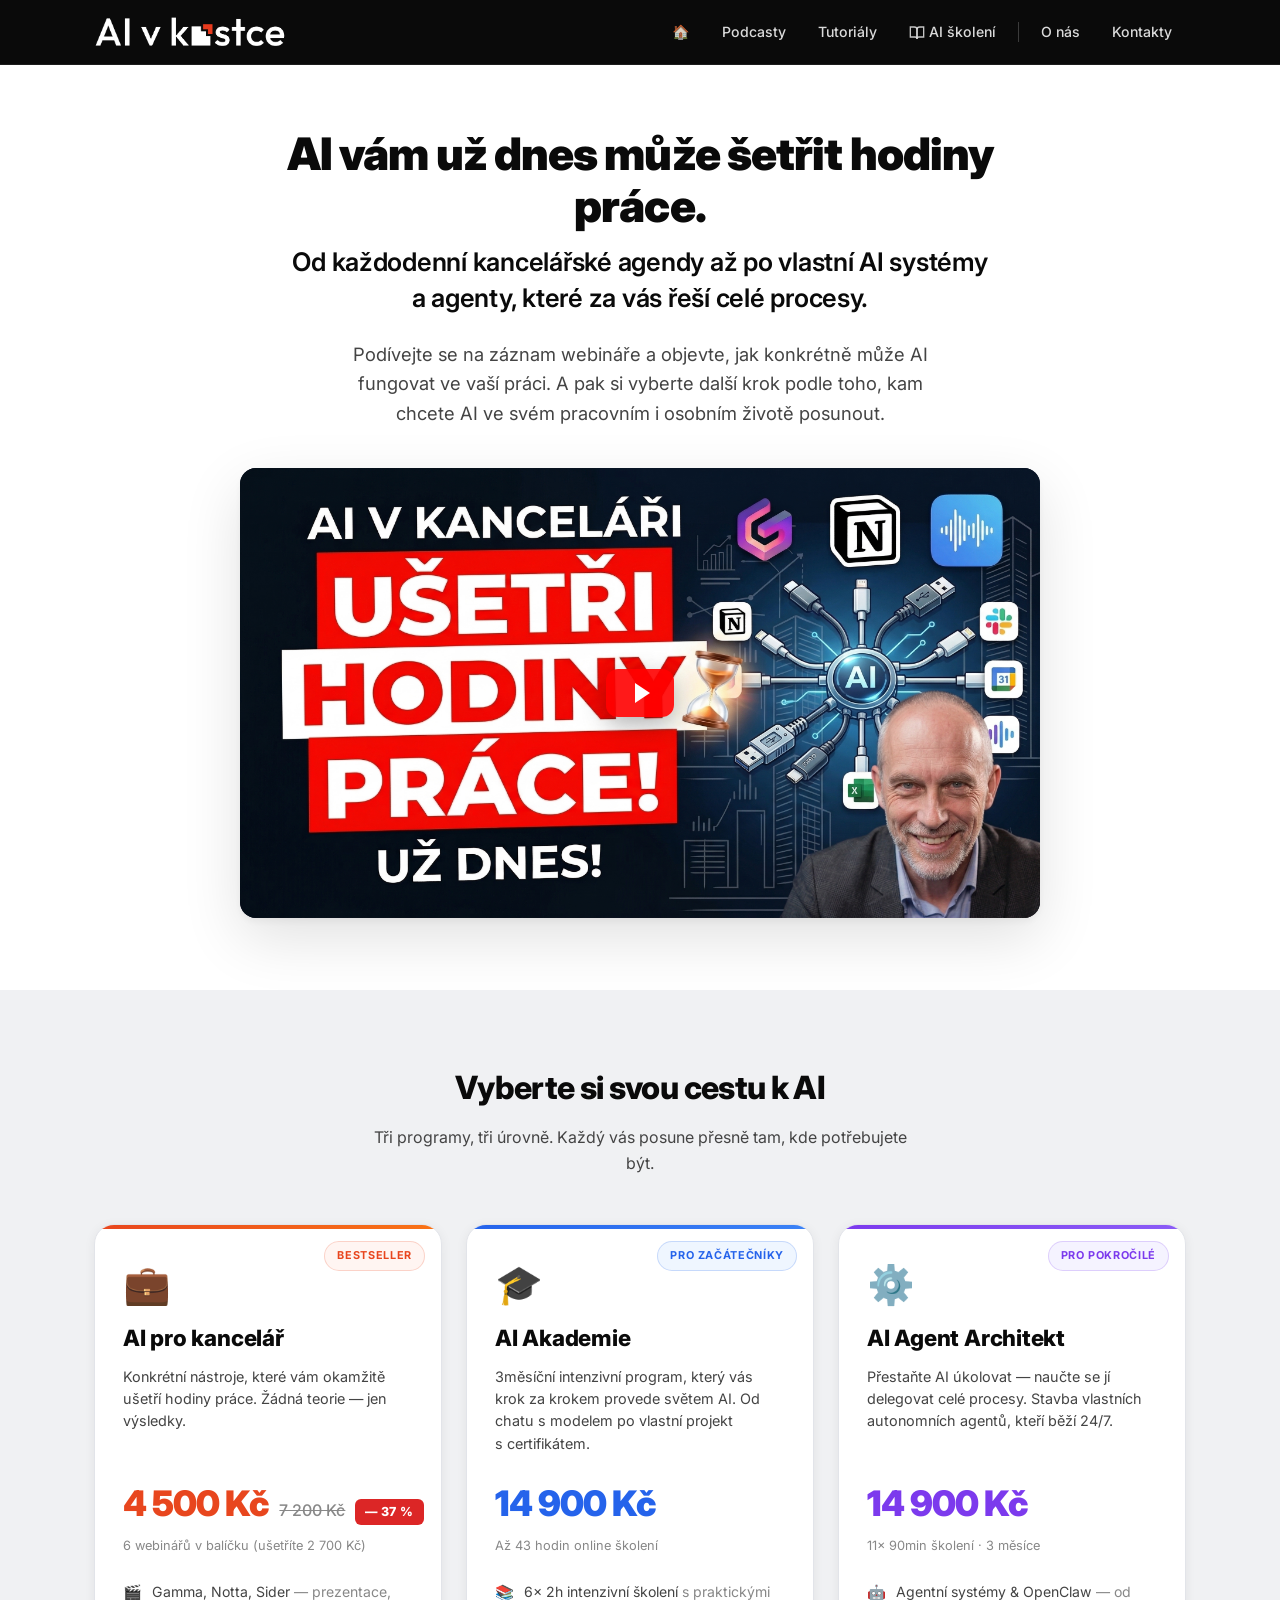
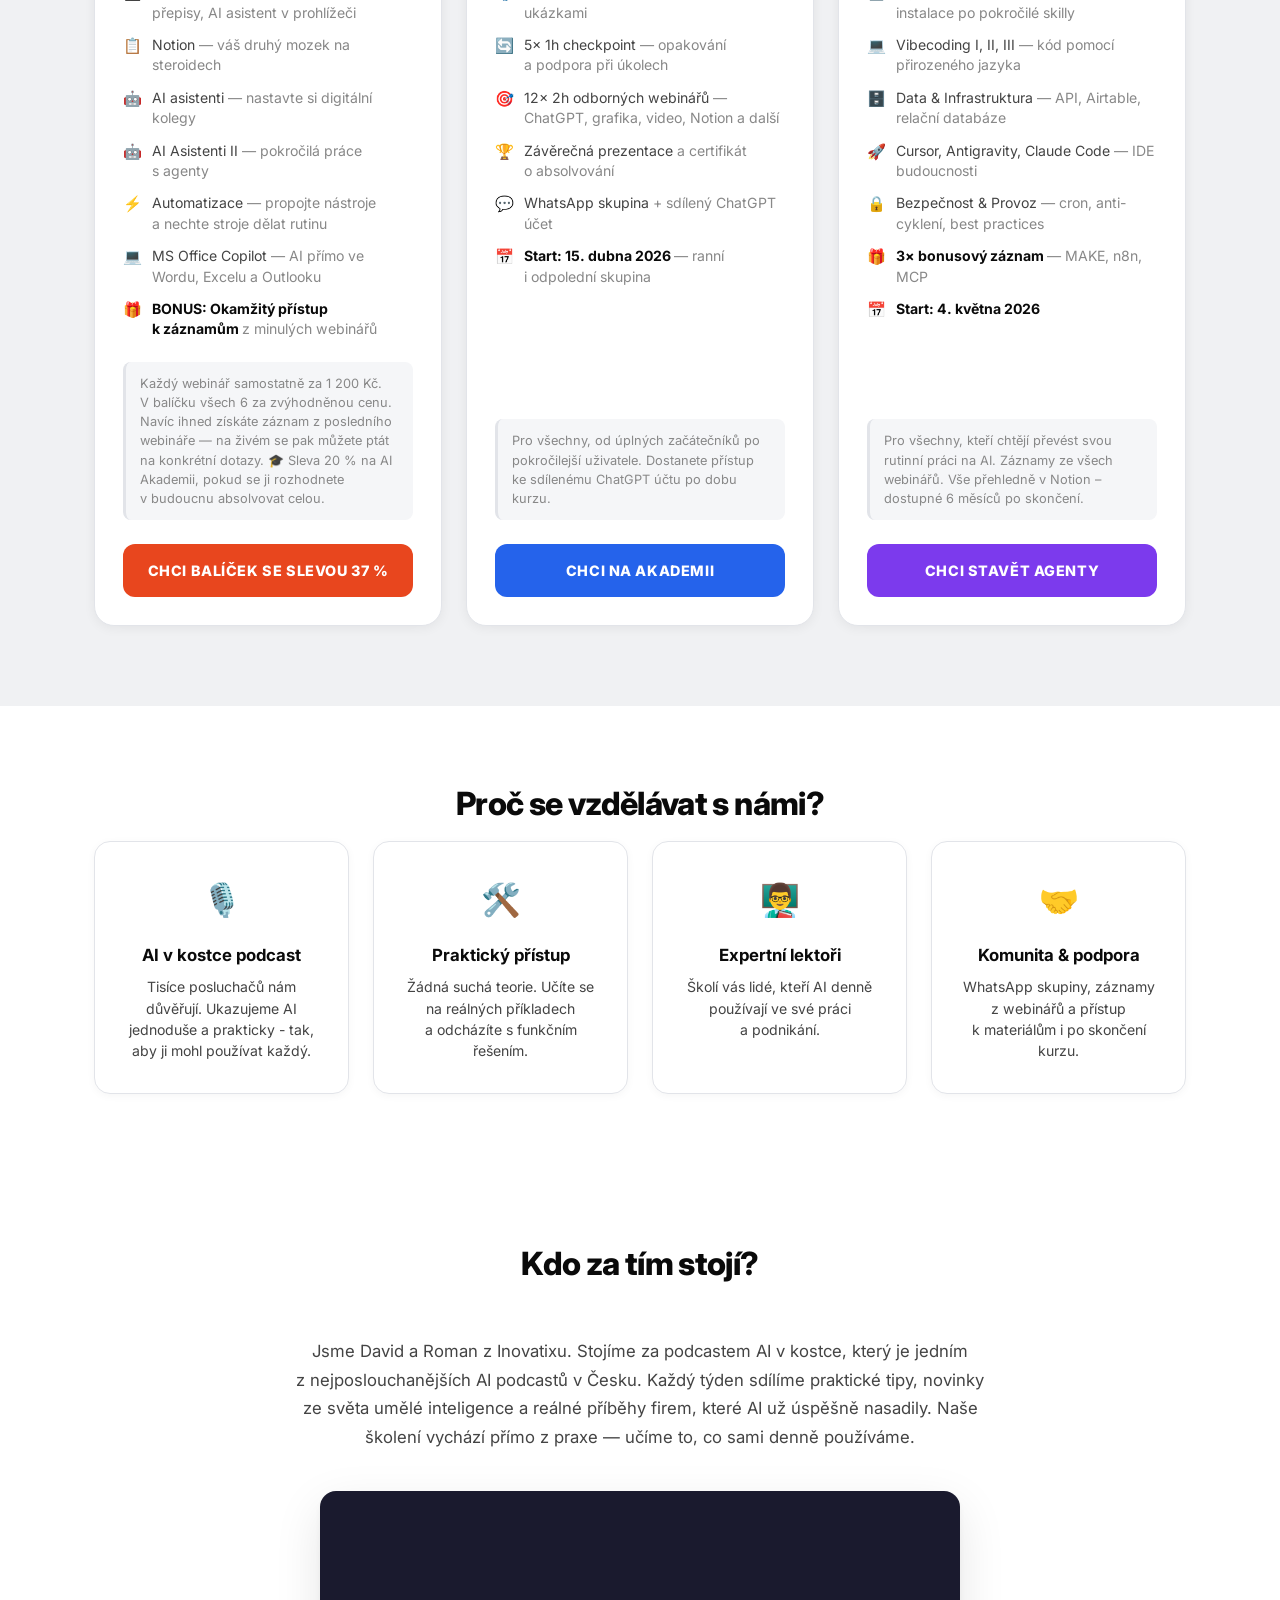
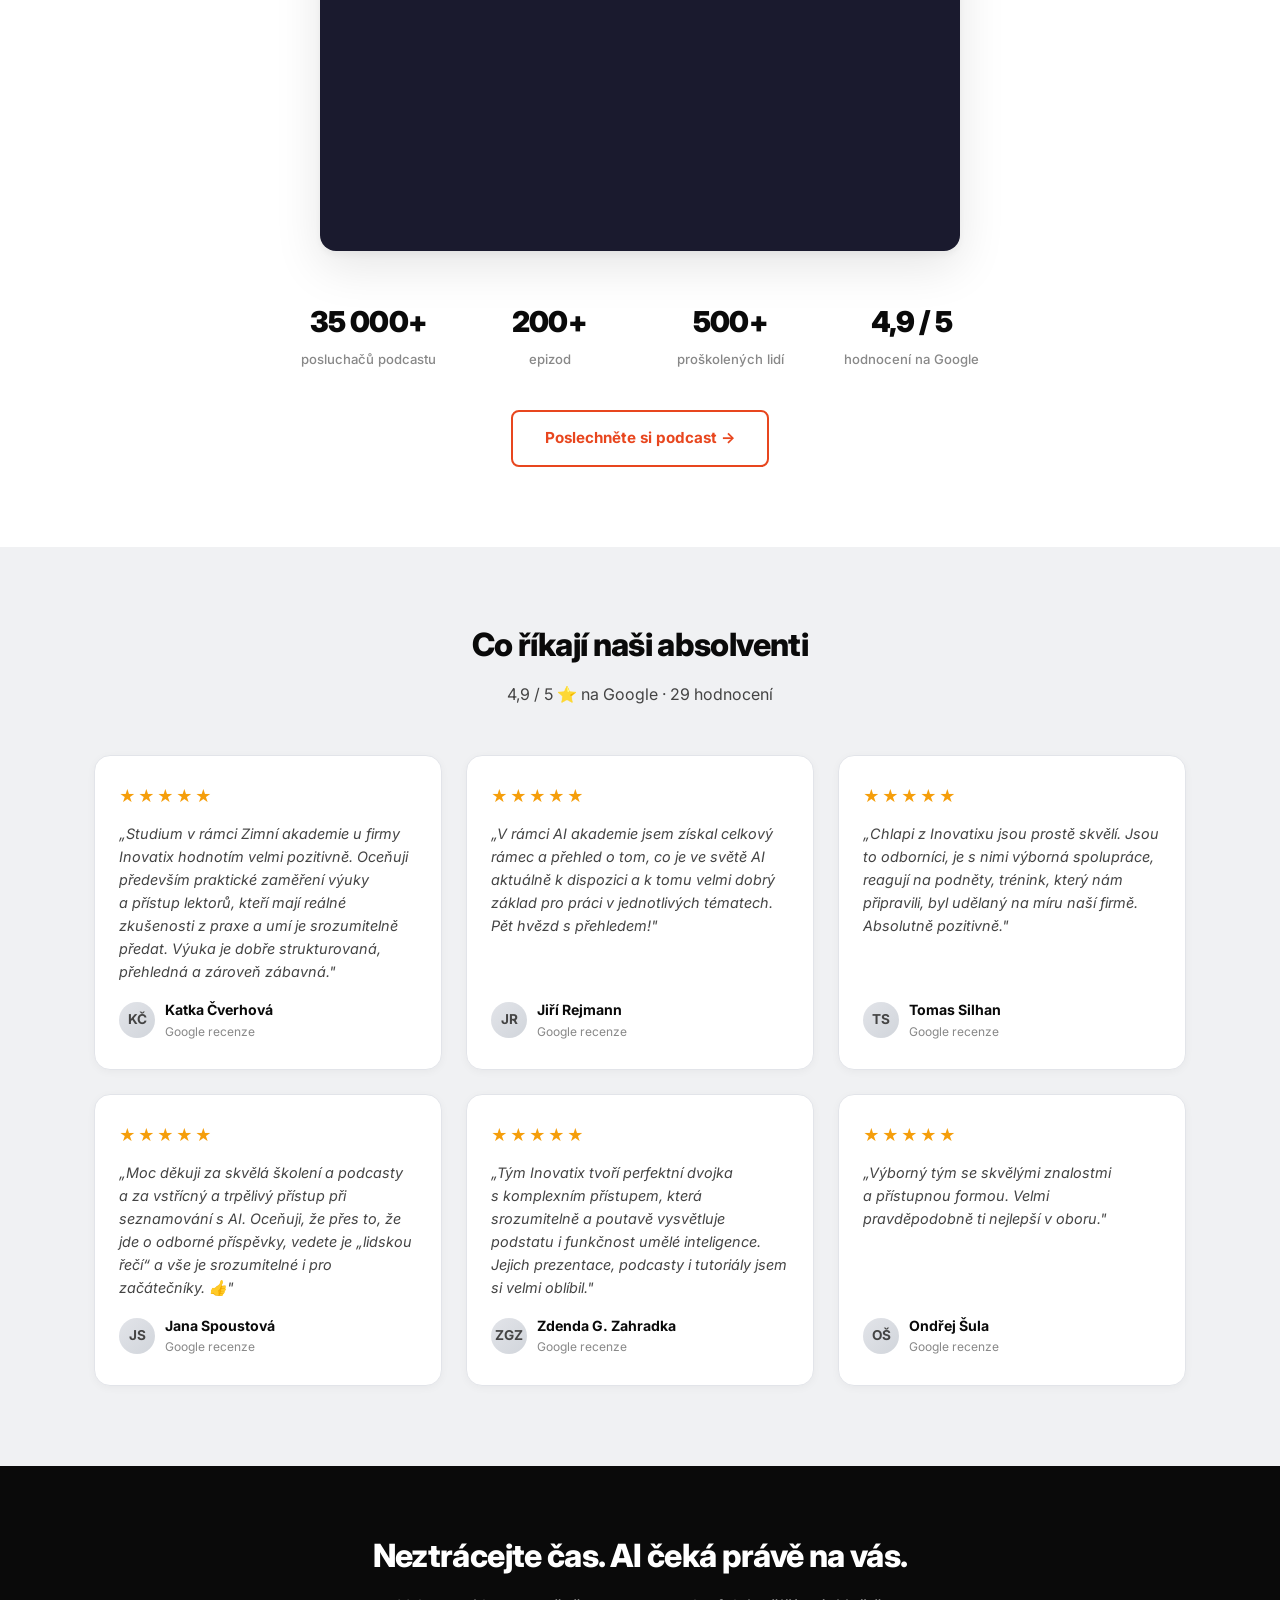
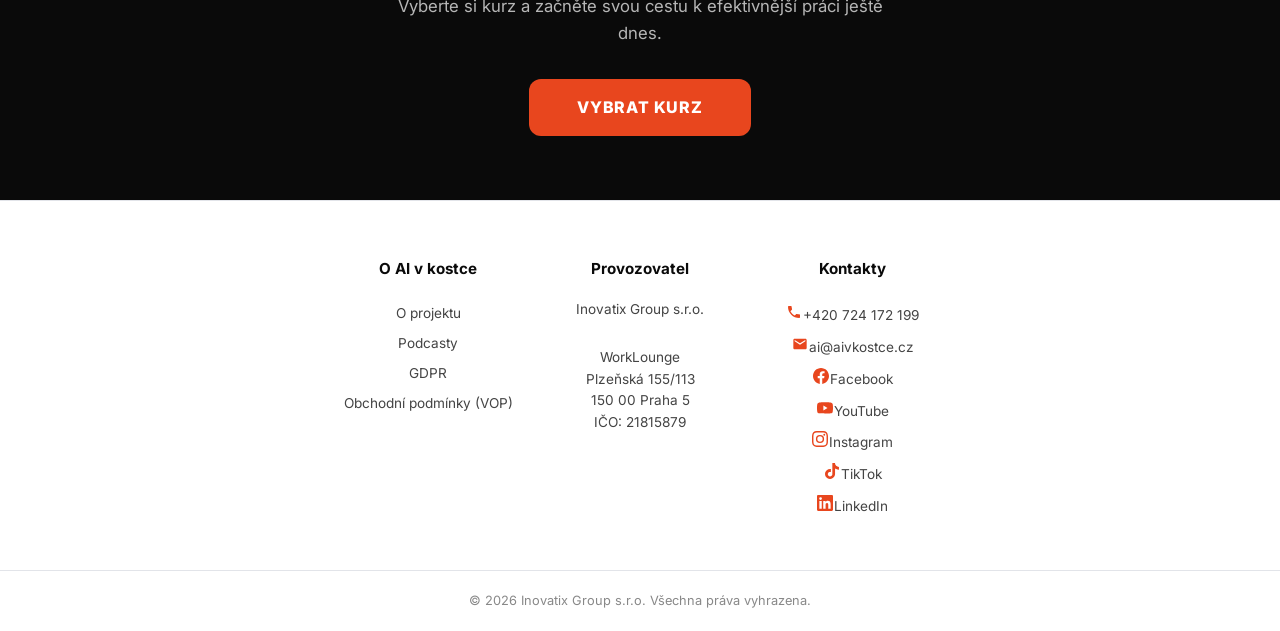
<file: index.html>
<!DOCTYPE html>
<html lang="cs">

<head>
  <!-- Google Tag Manager -->
  <script>(function(w,d,s,l,i){w[l]=w[l]||[];w[l].push({'gtm.start':
  new Date().getTime(),event:'gtm.js'});var f=d.getElementsByTagName(s)[0],
  j=d.createElement(s),dl=l!='dataLayer'?'&l='+l:'';j.async=true;j.src=
  'https://www.googletagmanager.com/gtm.js?id='+i+dl;f.parentNode.insertBefore(j,f);
  })(window,document,'script','dataLayer','GTM-P84PZLJQ');</script>
  <!-- End Google Tag Manager -->
  <meta charset="UTF-8" />
  <meta name="viewport" content="width=device-width, initial-scale=1.0" />
  <title>AI školení a kurzy | AI v kostce × Inovatix</title>
  <meta name="description" content="Vyberte si AI vzdělávání přesně pro vás – od praktických nástrojů v kanceláři, přes komplexní akademii až po stavbu vlastních AI agentů. Online kurzy od AI v kostce." />

  <!-- Open Graph -->
  <meta property="og:type" content="website" />
  <meta property="og:title" content="AI školení a kurzy | AI v kostce × Inovatix" />
  <meta property="og:description" content="Vyberte si AI vzdělávání přesně pro vás – od praktických nástrojů v kanceláři až po stavbu vlastních AI agentů." />
  <meta property="og:url" content="https://ai-kancelar.aivkostce.cz/" />

  <link rel="preconnect" href="https://fonts.googleapis.com" />
  <link rel="preconnect" href="https://fonts.gstatic.com" crossorigin />
  <link href="https://fonts.googleapis.com/css2?family=Inter:wght@400;500;600;700;800;900&display=swap"
    rel="stylesheet" />
  <link rel="stylesheet" href="style.css" />
  <link rel="icon" type="image/x-icon" href="favicon.ico" />
</head>

<body>
  <!-- Google Tag Manager (noscript) -->
  <noscript><iframe src="https://www.googletagmanager.com/ns.html?id=GTM-P84PZLJQ"
  height="0" width="0" style="display:none;visibility:hidden"></iframe></noscript>
  <!-- End Google Tag Manager (noscript) -->

  <!-- ═══════════════ HEADER ═══════════════ -->
  <header class="site-header" id="siteHeader">
    <div class="header-inner">
      <a class="logo" id="headerLogo" href="https://aivkostce.cz/">
        <img src="logo.png" alt="AI v kostce" class="logo-img" />
      </a>
      <button class="hamburger" id="hamburger" aria-label="Menu" aria-expanded="false">
        <span></span><span></span><span></span>
      </button>
      <nav class="main-nav" id="mainNav"></nav>
    </div>
  </header>

  <!-- ═══════════════ HERO ═══════════════ -->
  <section class="hero" id="heroSection">
    <div class="container">
      <h1 class="hero-heading" id="heroHeading"></h1>
      <h2 class="hero-heading-secondary" id="heroHeadingSecondary"></h2>
      <p class="hero-sub" id="heroSub"></p>
      <div class="video-wrap">
        <div class="video-container" id="videoContainer">
          <!-- YouTube iframe injected by JS -->
        </div>
      </div>
    </div>
  </section>

  <!-- ═══════════════ PRODUCTS ═══════════════ -->
  <section class="products" id="productsSection">
    <div class="container">
      <h2 class="section-title" id="productsSectionTitle"></h2>
      <p class="section-subtitle" id="productsSectionSubtitle"></p>
      <div class="products-grid" id="productsGrid">
        <!-- Cards injected by JS -->
      </div>
    </div>
  </section>

  <!-- ═══════════════ WHY US ═══════════════ -->
  <section class="why-us" id="whyUsSection">
    <div class="container">
      <h2 class="section-title" id="whyUsTitle"></h2>
      <div class="why-grid" id="whyGrid">
        <!-- Items injected by JS -->
      </div>
    </div>
  </section>

  <!-- ═══════════════ ABOUT US ═══════════════ -->
  <section class="about-us" id="aboutUsSection">
    <div class="container">
      <h2 class="section-title" id="aboutUsTitle"></h2>
      <p class="section-subtitle" id="aboutUsSubtitle"></p>
      <p class="about-us-text" id="aboutUsText"></p>
      <div class="about-video-wrap">
        <div class="video-container">
          <iframe src="https://www.youtube.com/embed/TmsuNUeXaqk" title="AI v kostce podcast" allow="accelerometer; autoplay; clipboard-write; encrypted-media; gyroscope; picture-in-picture" allowfullscreen></iframe>
        </div>
      </div>
      <div class="about-stats" id="aboutStats">
        <!-- Stats injected by JS -->
      </div>
      <a class="btn btn--outline" id="aboutUsBtn" href="#" target="_blank" rel="noopener">Poslechněte si podcast →</a>
    </div>
  </section>

  <!-- ═══════════════ REVIEWS ═══════════════ -->
  <section class="reviews" id="reviewsSection">
    <div class="container">
      <h2 class="section-title" id="reviewsTitle"></h2>
      <p class="section-subtitle" id="reviewsSubtitle"></p>
      <div class="reviews-grid" id="reviewsGrid">
        <!-- Reviews injected by JS -->
      </div>
    </div>
  </section>

  <!-- ═══════════════ CTA BANNER ═══════════════ -->
  <section class="cta-banner" id="ctaBanner">
    <div class="container">
      <h2 id="ctaHeading"></h2>
      <p id="ctaSub"></p>
      <a class="btn btn--cta" id="ctaBtn" href="#productsSection"></a>
    </div>
  </section>

  <!-- ═══════════════ FOOTER ═══════════════ -->
  <footer class="site-footer" id="siteFooter">
    <div class="container footer-grid" id="footerColumns"></div>
    <div class="footer-bottom">
      <div class="container">
        <p id="footerCopyright"></p>
      </div>
    </div>
  </footer>

  <script src="content.js?v=4"></script>
  <script src="main.js?v=4"></script>
</body>

</html>
</file>
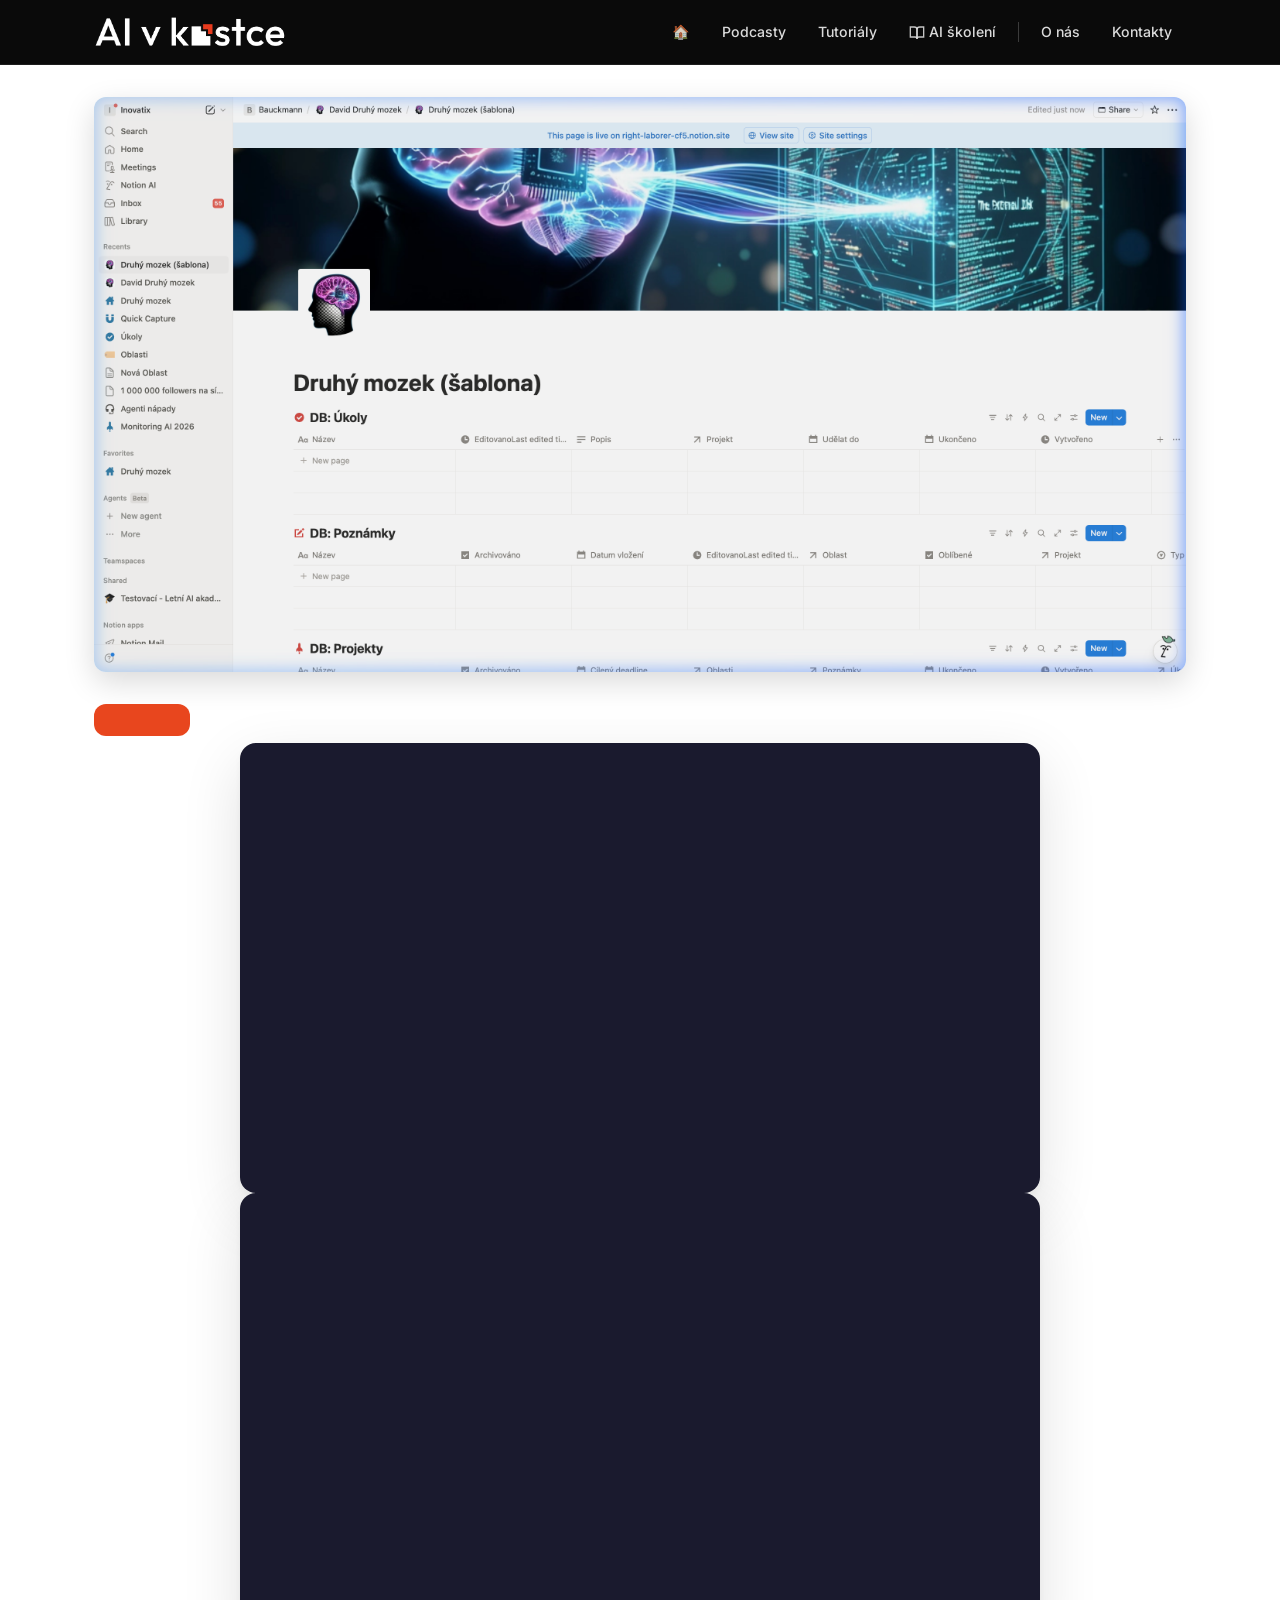
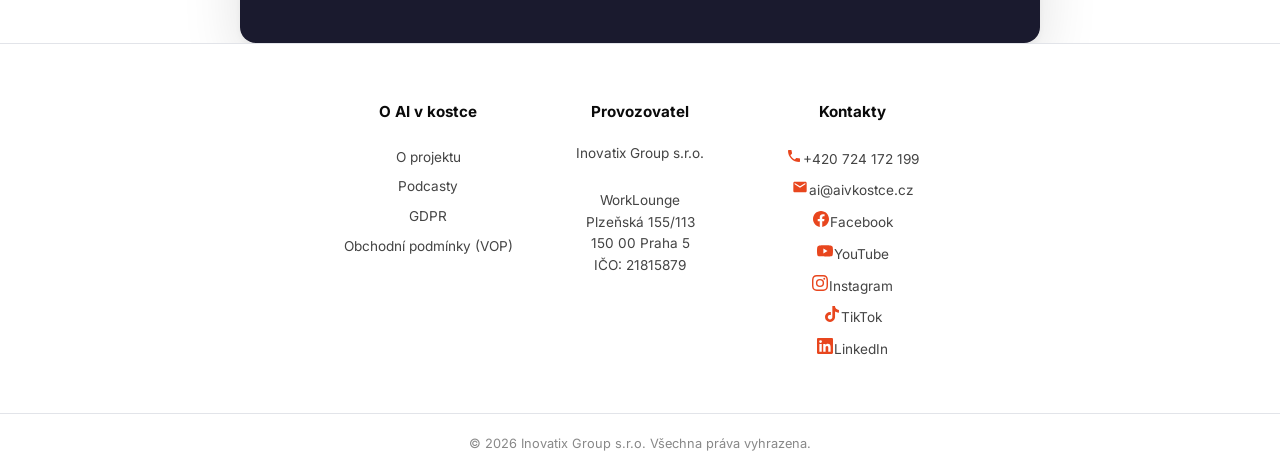
<file: thankyou.html>
<!DOCTYPE html>
<html lang="cs">

<head>
    <!-- Google Tag Manager -->
    <script>(function(w,d,s,l,i){w[l]=w[l]||[];w[l].push({'gtm.start':
    new Date().getTime(),event:'gtm.js'});var f=d.getElementsByTagName(s)[0],
    j=d.createElement(s),dl=l!='dataLayer'?'&l='+l:'';j.async=true;j.src=
    'https://www.googletagmanager.com/gtm.js?id='+i+dl;f.parentNode.insertBefore(j,f);
    })(window,document,'script','dataLayer','GTM-P84PZLJQ');</script>
    <!-- End Google Tag Manager -->
    <meta charset="UTF-8" />
    <meta name="viewport" content="width=device-width, initial-scale=1.0" />
    <title>Váš Druhý mozek je připraven!</title>
    <meta name="description" content="Váš Druhý mozek je připraven! Stáhněte si Notion šablonu a začněte organizovat své úkoly, projekty a poznámky." />

    <!-- Open Graph -->
    <meta property="og:type" content="website" />
    <meta property="og:title" content="Váš Druhý mozek je připraven!" />
    <meta property="og:description" content="Váš Druhý mozek je připraven! Stáhněte si Notion šablonu a začněte organizovat své úkoly, projekty a poznámky." />
    <meta property="og:image" content="https://druhy-mozek.aivkostce.cz/notion-preview.png" />
    <meta property="og:url" content="https://druhy-mozek.aivkostce.cz/thankyou" />

    <link rel="preconnect" href="https://fonts.googleapis.com" />
    <link rel="preconnect" href="https://fonts.gstatic.com" crossorigin />
    <link href="https://fonts.googleapis.com/css2?family=Inter:wght@400;500;600;700;800;900&display=swap"
        rel="stylesheet" />
    <link rel="stylesheet" href="style.css" />
    <link rel="icon" type="image/png" href="favicon.png" />

</head>

<body class="thankyou-page">
    <!-- Google Tag Manager (noscript) -->
    <noscript><iframe src="https://www.googletagmanager.com/ns.html?id=GTM-P84PZLJQ"
    height="0" width="0" style="display:none;visibility:hidden"></iframe></noscript>
    <!-- End Google Tag Manager (noscript) -->

    <!-- ═══════════════ HEADER ═══════════════ -->
    <header class="site-header" id="siteHeader">
        <div class="header-inner">
            <a class="logo" id="headerLogo" href="https://aivkostce.cz/">
                <img src="logo.png" alt="AI v kostce" class="logo-img" />
            </a>
            <button class="hamburger" id="hamburger" aria-label="Menu" aria-expanded="false">
                <span></span><span></span><span></span>
            </button>
            <nav class="main-nav" id="mainNav"></nav>
        </div>
    </header>

    <!-- ═══════════════ HERO ═══════════════ -->
    <section class="ty-hero" id="tyHero">
        <div class="container">
            <h1 class="ty-hero-heading" id="tyHeroHeading"></h1>
            <p class="ty-hero-sub" id="tyHeroSub"></p>
        </div>
    </section>

    <!-- ═══════════════ TEMPLATE DOWNLOAD ═══════════════ -->
    <section class="ty-section" id="tyTemplate">
        <div class="container">
            <div class="ty-card ty-card--accent">
                <h2 class="ty-card-title" id="tyTemplateTitle"></h2>
                <p class="ty-card-desc" id="tyTemplateDesc"></p>

                <div class="ty-template-preview"
                    style="margin: 2rem 0; border-radius: 12px; overflow: hidden; box-shadow: 0 10px 30px rgba(0,0,0,0.15);">
                    <img src="notion-preview.png" alt="Náhled Notion šablony Druhý mozek"
                        style="width: 100%; display: block;">
                </div>

                <a class="btn btn--cta" id="tyTemplateBtn" href="#" target="_blank" rel="noopener"></a>
                <div class="ty-steps" id="tyTemplateSteps"></div>
            </div>
        </div>
    </section>

    <!-- ═══════════════ COURSE VIDEO ═══════════════ -->
    <section class="ty-section ty-section--alt" id="tyCourse">
        <div class="container">
            <h2 class="ty-section-title" id="tyCourseTitle"></h2>
            <p class="ty-section-desc" id="tyCourseDesc"></p>
            <div class="video-wrap">
                <div class="video-container" id="tyCourseVideo"></div>
            </div>
        </div>
    </section>

    <!-- ═══════════════ WEBINAR ═══════════════ -->
    <section class="ty-section" id="tyWebinar">
        <div class="container">
            <div class="ty-card">
                <h2 class="ty-card-title" id="tyWebinarTitle"></h2>
                <p class="ty-card-desc" id="tyWebinarDesc"></p>
                <div class="ty-webinar-info" id="tyWebinarInfo"></div>
                <p class="ty-note" id="tyWebinarNote"></p>
            </div>
        </div>
    </section>

    <!-- ═══════════════ BONUS ═══════════════ -->
    <section class="ty-section ty-section--alt" id="tyBonus">
        <div class="container">
            <h2 class="ty-section-title" id="tyBonusTitle"></h2>
            <p class="ty-section-desc" id="tyBonusSub"></p>

            <!-- Canva presentation -->
            <div class="ty-embed-block" id="tyCanva">
                <h3 class="ty-embed-title" id="tyCanvaTitle"></h3>
                <div class="ty-canva-wrap" id="tyCanvaEmbed"></div>
            </div>

            <!-- Video recording -->
            <div class="ty-embed-block" id="tyBonusVideo">
                <h3 class="ty-embed-title" id="tyBonusVideoTitle"></h3>
                <div class="video-wrap">
                    <div class="video-container" id="tyBonusVideoEmbed"></div>
                </div>
            </div>
        </div>
    </section>

    <!-- ═══════════════ WHATSAPP ═══════════════ -->
    <section class="ty-section" id="tyWhatsapp">
        <div class="container">
            <div class="ty-card ty-card--green">
                <h2 class="ty-card-title" id="tyWhatsappTitle"></h2>
                <p class="ty-card-desc" id="tyWhatsappDesc"></p>
                <div class="ty-whatsapp-row">
                    <a class="btn btn--whatsapp" id="tyWhatsappBtn" href="#" target="_blank" rel="noopener"></a>
                    <div class="ty-qr" id="tyWhatsappQr"></div>
                </div>
            </div>
        </div>
    </section>

    <!-- ═══════════════ FOOTER ═══════════════ -->
    <footer class="site-footer" id="siteFooter">
        <div class="container footer-grid" id="footerColumns"></div>
        <div class="footer-bottom">
            <div class="container">
                <p id="footerCopyright"></p>
            </div>
        </div>
    </footer>

    <script src="content.js"></script>
    <script src="thankyou-content.js"></script>
    <script src="main.js"></script>
</body>

</html>
</file>
<file: style.css>
/* ============================================
   AI ŠKOLENÍ — LANDING PAGE STYLES
   Light theme, product cards, reviews
   ============================================ */

/* ─── CUSTOM PROPERTIES ─────────────────── */
:root {
  --bg-white: #ffffff;
  --bg-light: #f5f6f8;
  --bg-section-alt: #f0f1f3;
  --text-dark: #0a0a0a;
  --text-body: #444444;
  --text-muted: #888888;
  --border-light: #e2e4e9;

  /* Product accent colors */
  --orange: #e8461e;
  --orange-light: #fff5f2;
  --blue: #2563eb;
  --blue-light: #eff6ff;
  --purple: #7c3aed;
  --purple-light: #f5f3ff;

  --radius-sm: 8px;
  --radius-md: 12px;
  --radius-lg: 16px;
  --radius-xl: 20px;
}

/* ─── RESET & BASE ──────────────────────── */
*,
*::before,
*::after {
  margin: 0;
  padding: 0;
  box-sizing: border-box;
}

html {
  scroll-behavior: smooth;
  -webkit-font-smoothing: antialiased;
}

body {
  font-family: 'Inter', -apple-system, BlinkMacSystemFont, sans-serif;
  color: var(--text-dark);
  background: var(--bg-white);
  line-height: 1.6;
}

a {
  color: inherit;
  text-decoration: none;
}

ul {
  list-style: none;
}

img {
  max-width: 100%;
  display: block;
}

.container {
  width: 100%;
  max-width: 1140px;
  margin: 0 auto;
  padding: 0 24px;
}

/* ─── HEADER ────────────────────────────── */
.site-header {
  position: sticky;
  top: 0;
  z-index: 100;
  background: #0a0a0a;
  border-bottom: 1px solid rgba(255, 255, 255, 0.08);
}

.header-inner {
  display: flex;
  align-items: center;
  justify-content: space-between;
  max-width: 1140px;
  margin: 0 auto;
  padding: 0 24px;
  height: 64px;
}

.logo {
  display: flex;
  align-items: center;
  white-space: nowrap;
}

.logo-img {
  height: 36px;
  width: auto;
  display: block;
}

.main-nav {
  display: flex;
  align-items: center;
  gap: 4px;
}

.main-nav a {
  color: rgba(255, 255, 255, 0.85);
  font-size: 0.88rem;
  font-weight: 500;
  padding: 8px 14px;
  border-radius: var(--radius-sm);
  transition: color 0.2s, background 0.2s;
}

.main-nav a:hover {
  color: #fff;
  background: rgba(255, 255, 255, 0.08);
}

.nav-icon {
  width: 16px;
  height: 16px;
  vertical-align: middle;
  margin-right: 4px;
  opacity: 0.9;
}

.nav-separator {
  width: 1px;
  height: 20px;
  background: rgba(255, 255, 255, 0.2);
  margin: 0 4px;
}

.nav-home {
  font-size: 1.1rem;
}

/* Hamburger */
.hamburger {
  display: none;
  flex-direction: column;
  justify-content: center;
  gap: 5px;
  width: 36px;
  height: 36px;
  background: none;
  border: none;
  cursor: pointer;
  padding: 6px;
}

.hamburger span {
  display: block;
  height: 2px;
  background: #fff;
  border-radius: 2px;
  transition: transform 0.3s, opacity 0.3s;
}

.hamburger[aria-expanded="true"] span:nth-child(1) {
  transform: translateY(7px) rotate(45deg);
}

.hamburger[aria-expanded="true"] span:nth-child(2) {
  opacity: 0;
}

.hamburger[aria-expanded="true"] span:nth-child(3) {
  transform: translateY(-7px) rotate(-45deg);
}

/* ─── HERO ──────────────────────────────── */
.hero {
  background: var(--bg-white);
  padding: 64px 0 72px;
  text-align: center;
}

.hero-heading {
  font-size: clamp(1.8rem, 5vw, 2.8rem);
  font-weight: 900;
  line-height: 1.15;
  color: var(--text-dark);
  max-width: 720px;
  margin: 0 auto 12px;
  letter-spacing: -0.02em;
  white-space: pre-line;
}

.hero-heading-secondary {
  font-size: clamp(1.2rem, 3vw, 1.6rem);
  font-weight: 600;
  color: var(--text-dark);
  max-width: 720px;
  margin: 0 auto 24px;
  line-height: 1.4;
  letter-spacing: -0.01em;
}

.hero-sub {
  font-size: clamp(1rem, 2.5vw, 1.15rem);
  color: var(--text-body);
  max-width: 600px;
  margin: 0 auto 40px;
  line-height: 1.6;
}

.video-wrap {
  max-width: 800px;
  margin: 0 auto;
  border-radius: var(--radius-lg);
  overflow: hidden;
  box-shadow:
    0 4px 6px rgba(0, 0, 0, 0.04),
    0 20px 60px rgba(0, 0, 0, 0.12);
}

.video-container {
  position: relative;
  padding-bottom: 56.25%;
  height: 0;
  overflow: hidden;
  background: #1a1a2e;
}

.video-container iframe {
  position: absolute;
  top: 0;
  left: 0;
  width: 100%;
  height: 100%;
  border: none;
}

/* ─── SECTION TITLES ────────────────────── */
.section-title {
  font-size: clamp(1.5rem, 4vw, 2rem);
  font-weight: 800;
  text-align: center;
  letter-spacing: -0.02em;
  margin-bottom: 12px;
  color: var(--text-dark);
}

.section-subtitle {
  text-align: center;
  color: var(--text-body);
  font-size: 1rem;
  max-width: 560px;
  margin: 0 auto 48px;
  line-height: 1.6;
}

/* ─── PRODUCTS SECTION ──────────────────── */
.products {
  padding: 72px 0 80px;
  background: var(--bg-section-alt);
}

.products-grid {
  display: grid;
  grid-template-columns: repeat(3, 1fr);
  gap: 24px;
  align-items: stretch;
}

/* ─── PRODUCT CARD ──────────────────────── */
.product-card {
  background: var(--bg-white);
  border: 1px solid var(--border-light);
  border-radius: var(--radius-xl);
  display: flex;
  flex-direction: column;
  position: relative;
  overflow: hidden;
  box-shadow: 0 2px 12px rgba(0, 0, 0, 0.06);
  transition: transform 0.35s cubic-bezier(0.4, 0, 0.2, 1), box-shadow 0.35s cubic-bezier(0.4, 0, 0.2, 1);
}

.product-card:hover {
  transform: translateY(-6px);
  box-shadow: 0 12px 40px rgba(0, 0, 0, 0.12);
}

/* Top accent bar */
.product-card::before {
  content: '';
  position: absolute;
  top: 0;
  left: 0;
  right: 0;
  height: 4px;
}

.product-card--orange::before {
  background: linear-gradient(90deg, #e8461e, #f97316);
}

.product-card--blue::before {
  background: linear-gradient(90deg, #2563eb, #3b82f6);
}

.product-card--dark::before {
  background: linear-gradient(90deg, #7c3aed, #8b5cf6);
}

.product-card--orange:hover {
  border-color: rgba(232, 70, 30, 0.3);
}

.product-card--blue:hover {
  border-color: rgba(37, 99, 235, 0.3);
}

.product-card--dark:hover {
  border-color: rgba(124, 58, 237, 0.3);
}

/* Card badge */
.product-badge {
  display: inline-block;
  position: absolute;
  top: 16px;
  right: 16px;
  padding: 5px 12px;
  border-radius: 100px;
  font-size: 0.68rem;
  font-weight: 700;
  letter-spacing: 0.06em;
  text-transform: uppercase;
}

.product-card--orange .product-badge {
  background: var(--orange-light);
  color: var(--orange);
  border: 1px solid rgba(232, 70, 30, 0.2);
}

.product-card--blue .product-badge {
  background: var(--blue-light);
  color: var(--blue);
  border: 1px solid rgba(37, 99, 235, 0.2);
}

.product-card--dark .product-badge {
  background: var(--purple-light);
  color: var(--purple);
  border: 1px solid rgba(124, 58, 237, 0.2);
}

/* Card body */
.product-card-body {
  padding: 40px 28px 24px;
  flex: 1;
  display: flex;
  flex-direction: column;
}

.product-card-icon {
  font-size: 2.4rem;
  margin-bottom: 16px;
  display: block;
  line-height: 1;
}

/* Header wrapper — forces prices to align */
.product-card-header {
  min-height: 210px;
}

.product-card-title {
  font-size: 1.4rem;
  font-weight: 800;
  margin-bottom: 10px;
  letter-spacing: -0.01em;
  color: var(--text-dark);
}

.product-card-subtitle {
  color: var(--text-body);
  font-size: 0.9rem;
  line-height: 1.55;
  margin-bottom: 0;
}

/* Pricing */
.product-card-price {
  margin-bottom: 4px;
  display: flex;
  align-items: baseline;
  gap: 10px;
  flex-wrap: nowrap;
  white-space: nowrap;
}

.price-current {
  font-size: 2.2rem;
  font-weight: 900;
  letter-spacing: -0.02em;
}

.product-card--orange .price-current {
  color: var(--orange);
}

.product-card--blue .price-current {
  color: var(--blue);
}

.product-card--dark .price-current {
  color: var(--purple);
}

.price-original {
  font-size: 1rem;
  font-weight: 500;
  text-decoration: line-through;
  color: var(--text-muted);
}

.discount-badge {
  display: inline-block;
  background: #dc2626;
  color: #fff;
  font-size: 0.78rem;
  font-weight: 800;
  padding: 3px 10px;
  border-radius: 6px;
  letter-spacing: 0.03em;
}

.price-note {
  font-size: 0.8rem;
  color: var(--text-muted);
  margin-bottom: 20px;
}

/* Features list */
.product-features {
  flex: 1;
}

.product-features li {
  display: flex;
  align-items: flex-start;
  gap: 10px;
  padding: 6px 0;
  font-size: 0.88rem;
  line-height: 1.45;
  color: var(--text-body);
}

.feature-icon {
  flex-shrink: 0;
  font-size: 0.95rem;
  line-height: 1.45;
}

.feature-highlight {
  color: var(--text-muted);
  font-weight: 400;
}

.feature-bold {
  font-weight: 700;
  color: var(--text-dark);
}

/* Extra info */
.product-extra {
  margin-top: 16px;
  padding: 12px 14px;
  background: var(--bg-light);
  border-radius: var(--radius-sm);
  font-size: 0.8rem;
  color: var(--text-muted);
  line-height: 1.5;
  border-left: 3px solid var(--border-light);
}

/* Card footer */
.product-card-footer {
  padding: 0 28px 28px;
}

.btn-product {
  display: block;
  width: 100%;
  text-align: center;
  padding: 15px 24px;
  border-radius: var(--radius-md);
  font-size: 0.9rem;
  font-weight: 800;
  letter-spacing: 0.04em;
  text-transform: uppercase;
  transition: all 0.25s cubic-bezier(0.4, 0, 0.2, 1);
  cursor: pointer;
  border: none;
}

.btn-product:hover {
  transform: translateY(-2px);
}

.product-card--orange .btn-product {
  background: var(--orange);
  color: #fff;
}

.product-card--orange .btn-product:hover {
  background: #c73a18;
  box-shadow: 0 6px 24px rgba(232, 70, 30, 0.35);
}

.product-card--blue .btn-product {
  background: var(--blue);
  color: #fff;
}

.product-card--blue .btn-product:hover {
  background: #1d4ed8;
  box-shadow: 0 6px 24px rgba(37, 99, 235, 0.35);
}

.product-card--dark .btn-product {
  background: var(--purple);
  color: #fff;
}

.product-card--dark .btn-product:hover {
  background: #6d28d9;
  box-shadow: 0 6px 24px rgba(124, 58, 237, 0.35);
}

/* Bonus note */
.product-bonus-note {
  padding: 12px 28px 20px;
  font-size: 0.82rem;
  font-weight: 600;
  color: var(--blue);
  background: var(--blue-light);
  border-top: 1px solid rgba(37, 99, 235, 0.15);
  text-align: center;
  line-height: 1.45;
}

/* ─── WHY US SECTION ────────────────────── */
.why-us {
  padding: 72px 0;
  background: var(--bg-white);
}

.why-grid {
  display: grid;
  grid-template-columns: repeat(4, 1fr);
  gap: 24px;
}

.why-card {
  background: var(--bg-white);
  border: 1px solid var(--border-light);
  border-radius: var(--radius-lg);
  padding: 32px 24px;
  text-align: center;
  box-shadow: 0 2px 8px rgba(0, 0, 0, 0.04);
  transition: transform 0.3s, box-shadow 0.3s;
}

.why-card:hover {
  transform: translateY(-4px);
  box-shadow: 0 8px 28px rgba(0, 0, 0, 0.1);
}

.why-card-icon {
  font-size: 2rem;
  margin-bottom: 16px;
  display: block;
}

.why-card-title {
  font-size: 1.05rem;
  font-weight: 700;
  margin-bottom: 8px;
  color: var(--text-dark);
}

.why-card-text {
  font-size: 0.88rem;
  color: var(--text-body);
  line-height: 1.5;
}

/* ─── ABOUT US SECTION ────────────────── */
.about-us {
  padding: 72px 0 80px;
  background: var(--bg-white);
  text-align: center;
}

.about-us-text {
  max-width: 700px;
  margin: 0 auto 40px;
  font-size: 1.05rem;
  color: var(--text-body);
  line-height: 1.7;
}

.about-video-wrap {
  max-width: 640px;
  margin: 0 auto 48px;
  border-radius: var(--radius-lg);
  overflow: hidden;
  box-shadow:
    0 4px 6px rgba(0, 0, 0, 0.04),
    0 16px 48px rgba(0, 0, 0, 0.1);
}

.about-stats {
  display: grid;
  grid-template-columns: repeat(4, 1fr);
  gap: 24px;
  max-width: 700px;
  margin: 0 auto 40px;
}

.about-stat {
  display: flex;
  flex-direction: column;
  align-items: center;
  gap: 4px;
}

.about-stat-value {
  font-size: 1.8rem;
  font-weight: 900;
  color: var(--text-dark);
  letter-spacing: -0.02em;
}

.about-stat-label {
  font-size: 0.82rem;
  color: var(--text-muted);
  font-weight: 500;
}

.btn--outline {
  display: inline-block;
  padding: 14px 32px;
  border: 2px solid var(--orange);
  border-radius: var(--radius-sm);
  color: var(--orange);
  font-weight: 700;
  font-size: 0.95rem;
  text-decoration: none;
  transition: all 0.3s;
}

.btn--outline:hover {
  background: var(--orange);
  color: #fff;
  transform: translateY(-2px);
  box-shadow: 0 6px 24px rgba(232, 70, 30, 0.3);
}

/* ─── REVIEWS SECTION ───────────────────── */
.reviews {
  padding: 72px 0 80px;
  background: var(--bg-section-alt);
}

.reviews-grid {
  display: grid;
  grid-template-columns: repeat(3, 1fr);
  gap: 24px;
}

.review-card {
  background: var(--bg-white);
  border: 1px solid var(--border-light);
  border-radius: var(--radius-lg);
  padding: 28px 24px;
  box-shadow: 0 2px 8px rgba(0, 0, 0, 0.04);
  transition: transform 0.3s, box-shadow 0.3s;
  display: flex;
  flex-direction: column;
  cursor: pointer;
  text-decoration: none;
  color: inherit;
}

.review-card:hover {
  transform: translateY(-3px);
  box-shadow: 0 8px 28px rgba(0, 0, 0, 0.1);
}

.review-stars {
  color: #f59e0b;
  font-size: 1rem;
  margin-bottom: 12px;
  letter-spacing: 2px;
}

.review-text {
  font-size: 0.9rem;
  color: var(--text-body);
  line-height: 1.6;
  flex: 1;
  margin-bottom: 16px;
  font-style: italic;
}

.review-author {
  display: flex;
  align-items: center;
  gap: 10px;
}

.review-avatar {
  width: 36px;
  height: 36px;
  border-radius: 50%;
  background: linear-gradient(135deg, #e2e4e9, #d1d5db);
  display: flex;
  align-items: center;
  justify-content: center;
  font-size: 0.85rem;
  font-weight: 700;
  color: var(--text-body);
  flex-shrink: 0;
}

.review-name {
  font-size: 0.88rem;
  font-weight: 700;
  color: var(--text-dark);
}

.review-source {
  font-size: 0.75rem;
  color: var(--text-muted);
}

/* ─── CTA BANNER ────────────────────────── */
.cta-banner {
  padding: 64px 0;
  text-align: center;
  background: var(--text-dark);
  color: #fff;
}

.cta-banner h2 {
  font-size: clamp(1.5rem, 4vw, 2rem);
  font-weight: 800;
  margin-bottom: 12px;
  letter-spacing: -0.02em;
  color: #fff;
}

.cta-banner p {
  color: rgba(255, 255, 255, 0.7);
  font-size: 1.05rem;
  margin-bottom: 32px;
  max-width: 500px;
  margin-left: auto;
  margin-right: auto;
}

.btn--cta {
  display: inline-block;
  padding: 16px 48px;
  background: var(--orange);
  color: #fff;
  font-size: 1rem;
  font-weight: 800;
  letter-spacing: 0.05em;
  text-transform: uppercase;
  border-radius: var(--radius-md);
  transition: all 0.3s;
  border: none;
  cursor: pointer;
}

.btn--cta:hover {
  background: #c73a18;
  transform: translateY(-3px);
  box-shadow: 0 8px 32px rgba(232, 70, 30, 0.4);
}

/* ─── FOOTER ────────────────────────────── */
.site-footer {
  background: var(--bg-white);
  border-top: 1px solid var(--border-light);
  padding-top: 56px;
}

.footer-grid {
  display: flex;
  flex-wrap: wrap;
  justify-content: center;
  gap: 32px;
}

.footer-col {
  text-align: center;
  min-width: 180px;
  max-width: 220px;
}

.footer-col h3 {
  font-size: 0.95rem;
  font-weight: 700;
  color: var(--text-dark);
  margin-bottom: 18px;
}

.footer-col a {
  display: block;
  color: var(--text-body);
  font-size: 0.85rem;
  padding: 4px 0;
  transition: color 0.2s;
}

.footer-col a:hover {
  color: var(--orange);
}

.footer-col p,
.footer-col .text-line {
  color: var(--text-body);
  font-size: 0.85rem;
  line-height: 1.6;
}

.footer-contact {
  display: flex;
  flex-direction: row;
  align-items: center;
  justify-content: center;
  gap: 10px;
  padding: 5px 0;
  color: var(--text-body);
  font-size: 0.85rem;
  transition: color 0.2s;
}

.footer-contact:hover {
  color: var(--orange);
}

.footer-contact-icon {
  display: inline-flex;
  align-items: center;
  justify-content: center;
  width: 18px;
  height: 18px;
  min-width: 18px;
  flex-shrink: 0;
  color: var(--orange);
}

.footer-contact-icon svg {
  width: 16px;
  height: 16px;
  display: block;
  fill: currentColor;
}

.footer-bottom {
  margin-top: 48px;
  padding: 20px 0;
  border-top: 1px solid var(--border-light);
  text-align: center;
}

.footer-bottom p {
  font-size: 0.8rem;
  color: var(--text-muted);
}

/* ─── ANIMATIONS ────────────────────────── */
@keyframes fadeInUp {
  from {
    opacity: 0;
    transform: translateY(24px);
  }
  to {
    opacity: 1;
    transform: translateY(0);
  }
}

.product-card,
.why-card,
.review-card {
  opacity: 0;
  animation: fadeInUp 0.6s cubic-bezier(0.4, 0, 0.2, 1) forwards;
}

.product-card:nth-child(1),
.review-card:nth-child(1) { animation-delay: 0.1s; }
.product-card:nth-child(2),
.review-card:nth-child(2) { animation-delay: 0.2s; }
.product-card:nth-child(3),
.review-card:nth-child(3) { animation-delay: 0.3s; }
.review-card:nth-child(4) { animation-delay: 0.4s; }
.review-card:nth-child(5) { animation-delay: 0.5s; }
.review-card:nth-child(6) { animation-delay: 0.6s; }

.why-card:nth-child(1) { animation-delay: 0.1s; }
.why-card:nth-child(2) { animation-delay: 0.2s; }
.why-card:nth-child(3) { animation-delay: 0.3s; }
.why-card:nth-child(4) { animation-delay: 0.4s; }

/* ─── RESPONSIVE ────────────────────────── */
@media (max-width: 1024px) {
  .products-grid {
    grid-template-columns: 1fr;
    max-width: 520px;
    margin: 0 auto;
  }

  .reviews-grid {
    grid-template-columns: 1fr 1fr;
  }

  .why-grid {
    grid-template-columns: repeat(2, 1fr);
  }

  .product-card-subtitle {
    min-height: auto;
  }

  .product-card-header {
    min-height: auto;
  }

  .about-stats {
    grid-template-columns: repeat(2, 1fr);
  }
}

@media (max-width: 768px) {
  /* Header */
  .hamburger {
    display: flex;
  }

  .main-nav {
    position: fixed;
    top: 64px;
    left: 0;
    right: 0;
    background: #0a0a0a;
    flex-direction: column;
    padding: 16px 24px 24px;
    gap: 4px;
    transform: translateY(-100%);
    opacity: 0;
    pointer-events: none;
    transition: transform 0.35s ease, opacity 0.35s ease;
    border-bottom: 1px solid rgba(255, 255, 255, 0.1);
  }

  .main-nav.open {
    transform: translateY(0);
    opacity: 1;
    pointer-events: auto;
  }

  .main-nav a {
    padding: 12px 16px;
    font-size: 1rem;
    border-radius: var(--radius-sm);
  }

  .nav-separator {
    width: 100%;
    height: 1px;
    margin: 8px 0;
  }

  /* Hero */
  .hero {
    padding: 40px 0 48px;
  }

  .hero-heading {
    padding: 0 8px;
  }

  .hero-sub {
    padding: 0 8px;
    margin-bottom: 28px;
  }

  .video-wrap {
    border-radius: 12px;
    margin: 0 4px;
  }

  /* Products */
  .products {
    padding: 48px 0 56px;
  }

  /* Why us */
  .why-us {
    padding: 48px 0;
  }

  .why-grid {
    grid-template-columns: 1fr 1fr;
    gap: 16px;
  }

  /* Reviews */
  .reviews {
    padding: 48px 0 56px;
  }

  .reviews-grid {
    grid-template-columns: 1fr;
    max-width: 480px;
    margin: 0 auto;
  }

  /* CTA */
  .cta-banner {
    padding: 48px 0;
  }

  /* Footer */
  .footer-col {
    max-width: 160px;
  }
}

@media (max-width: 480px) {
  .header-inner {
    padding: 0 16px;
  }

  .container {
    padding: 0 16px;
  }

  .hero-heading {
    font-size: 1.6rem;
  }

  .price-current {
    font-size: 1.8rem;
  }

  .why-grid {
    grid-template-columns: 1fr;
  }

  .about-stats {
    grid-template-columns: repeat(2, 1fr);
    gap: 16px;
  }

  .footer-col {
    max-width: 100%;
    width: 100%;
  }
}
</file>
